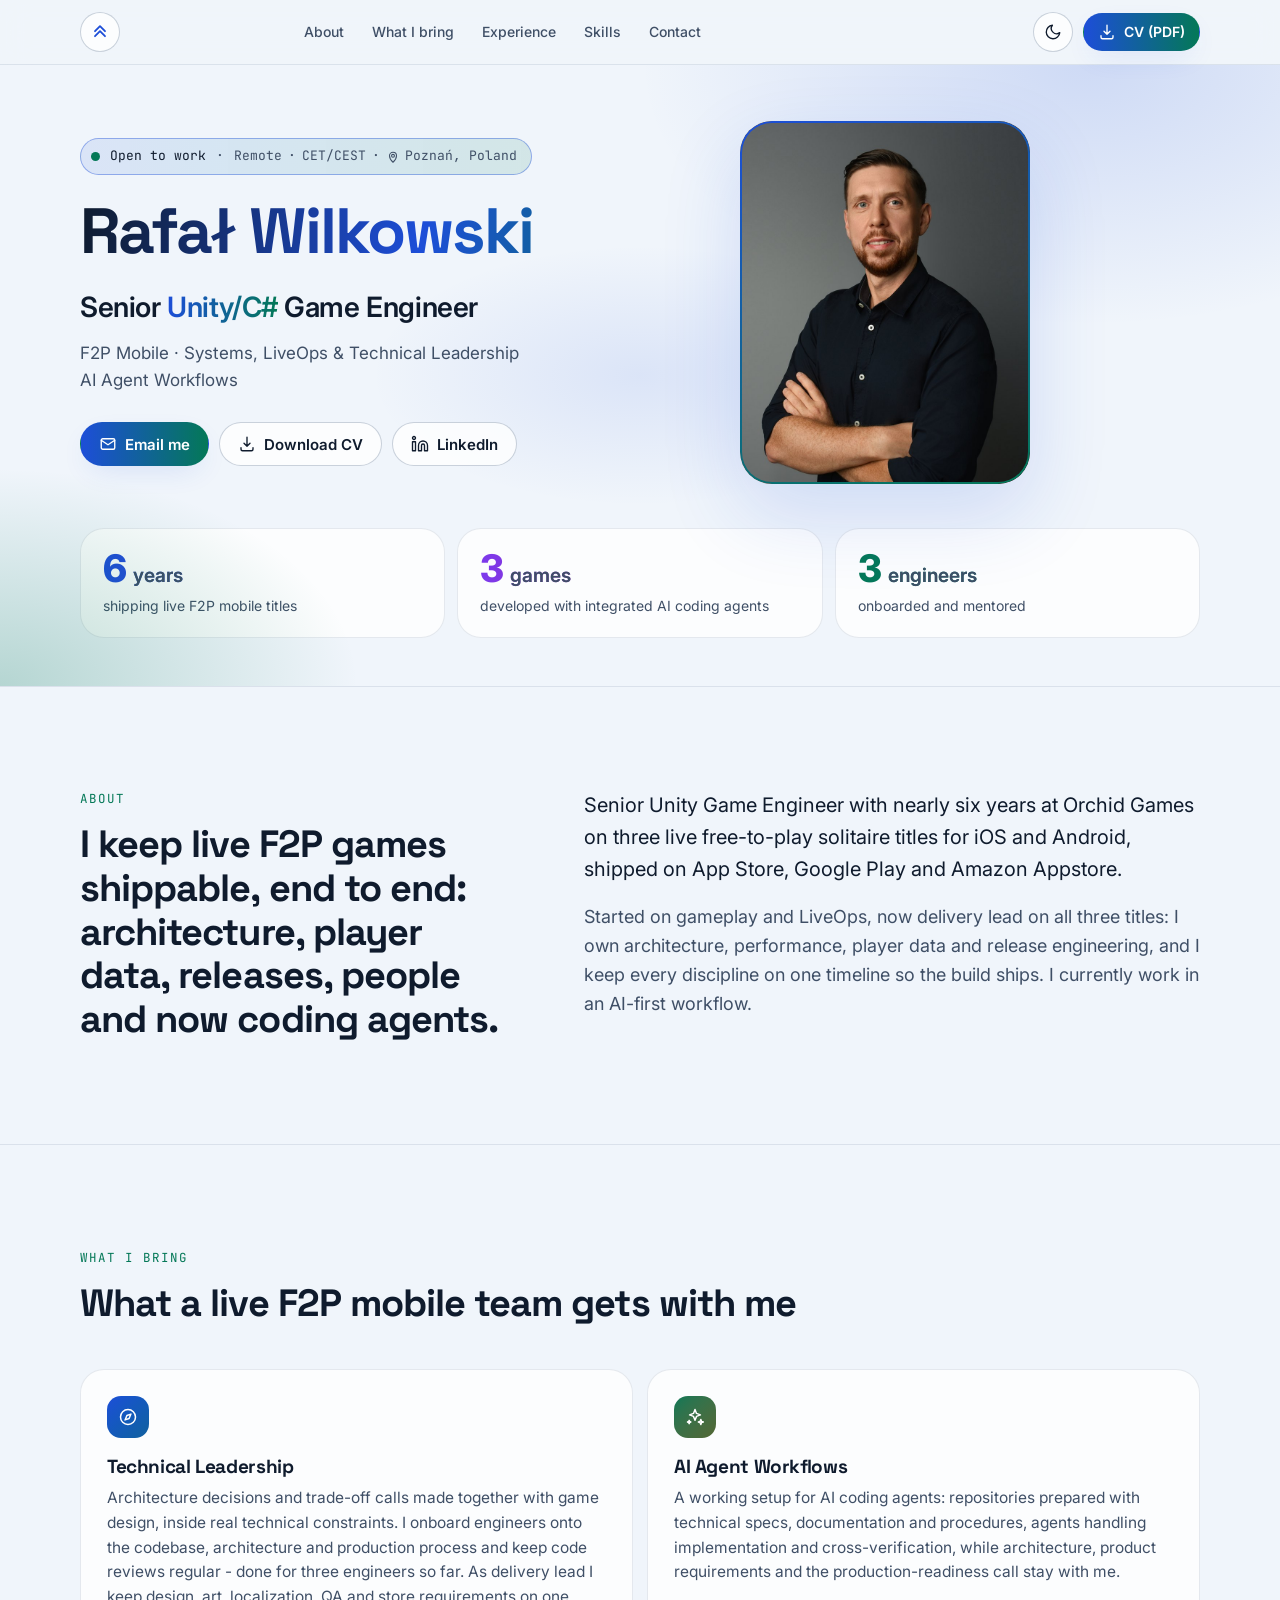
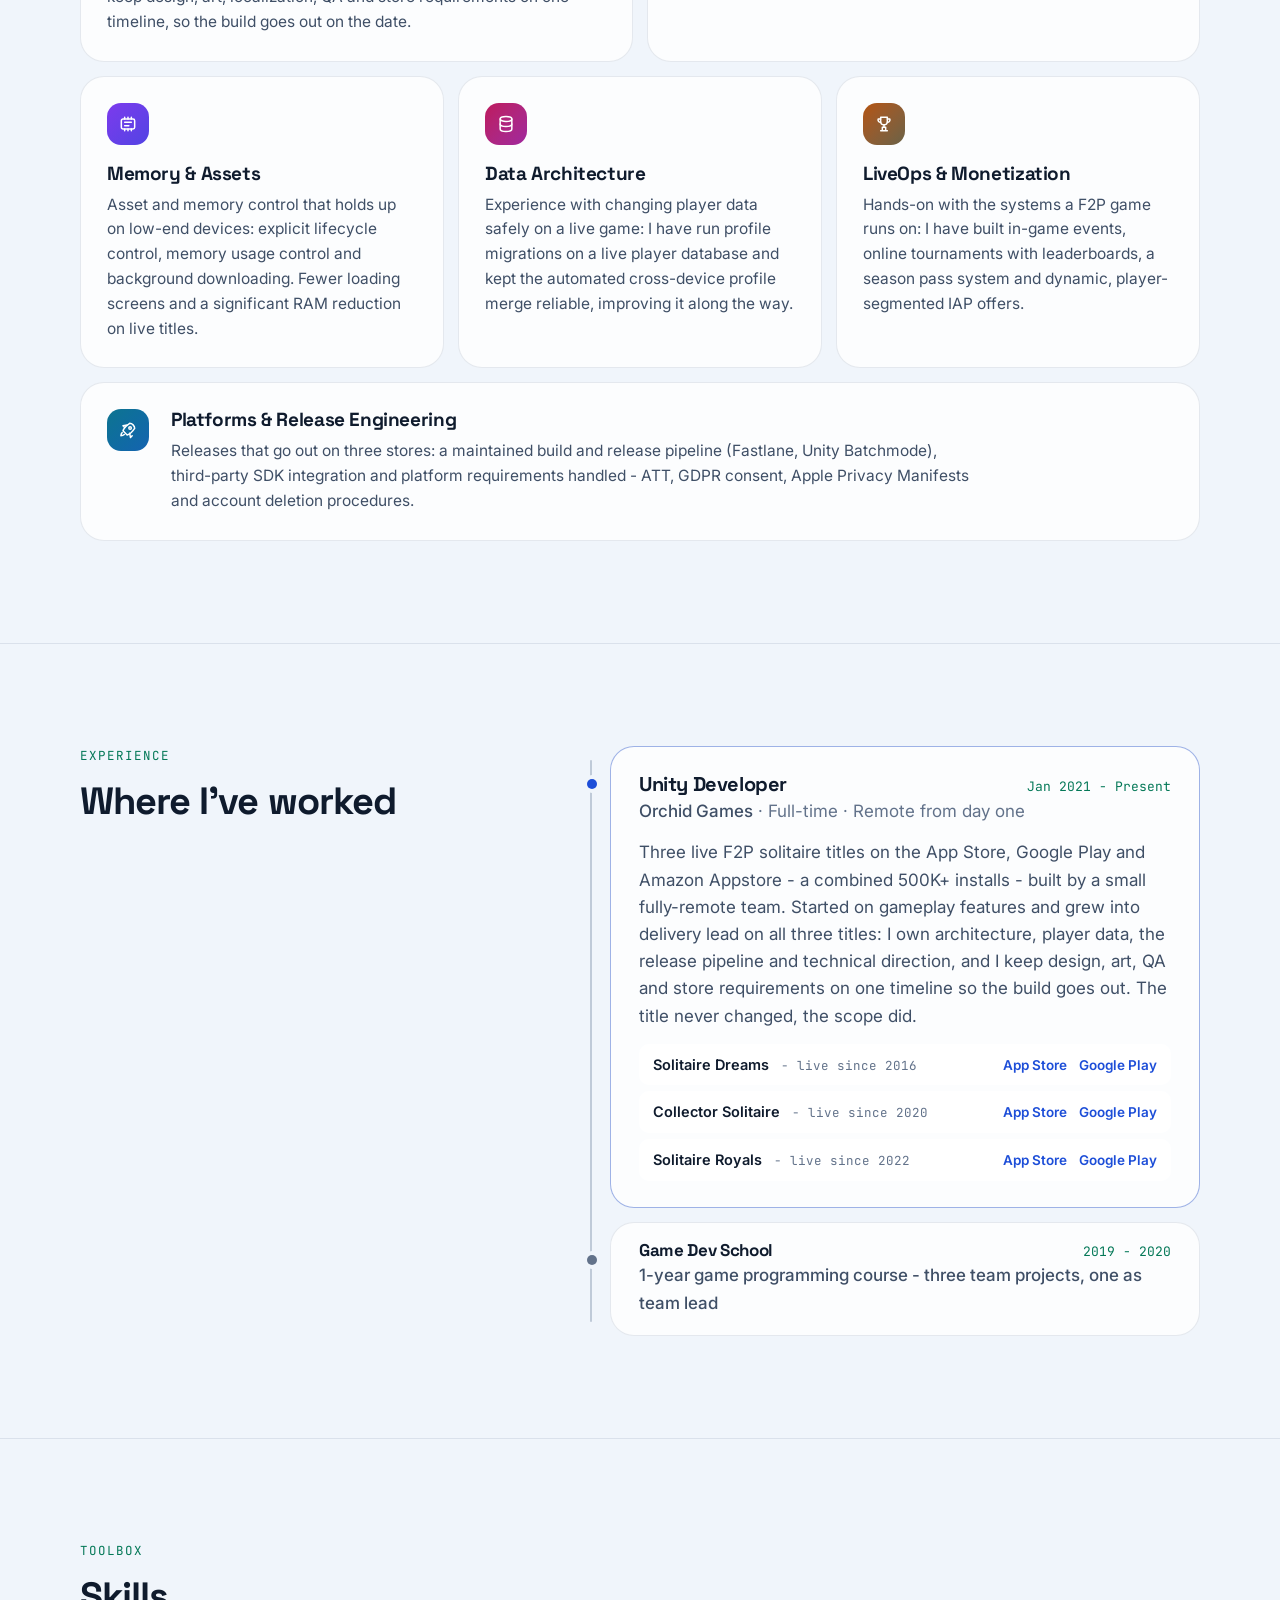
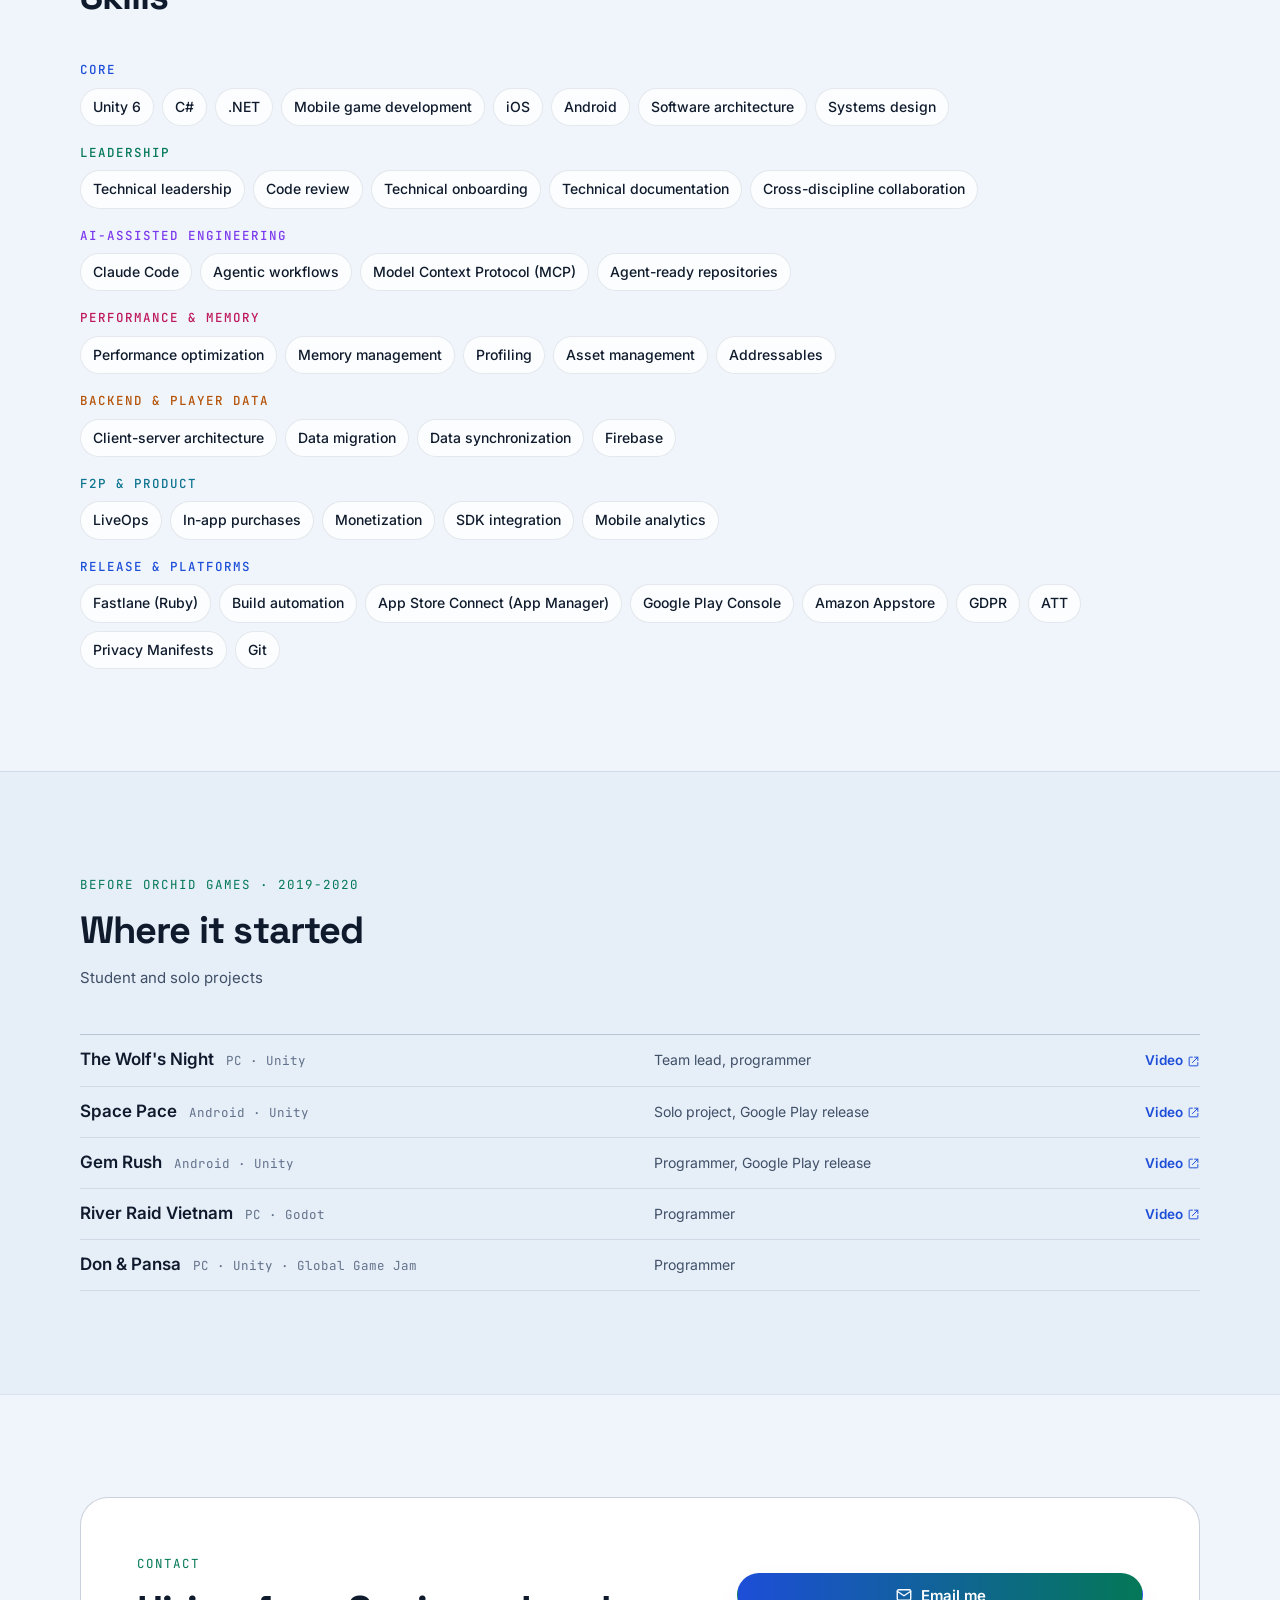
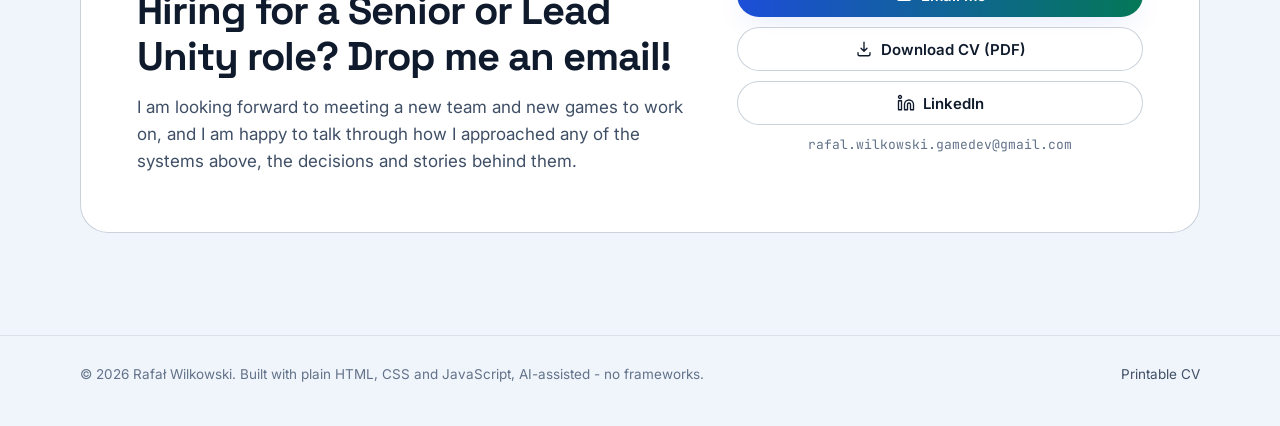
<file: index.html>
<!DOCTYPE html>
<html lang="en" data-theme="dark">
<head>
  <meta charset="utf-8">
  <meta name="viewport" content="width=device-width, initial-scale=1">
  <title>Rafał Wilkowski - Senior Unity/C# Game Engineer</title>
  <meta name="description" content="Senior Unity/C# Game Engineer, F2P mobile: systems, LiveOps, technical leadership and AI agent workflows. Open to remote Senior / Lead roles.">
  <meta name="author" content="Rafał Wilkowski">
  <meta name="color-scheme" content="dark light">
  <meta name="theme-color" content="#050b14">

  <meta property="og:type" content="profile">
  <meta property="og:title" content="Rafał Wilkowski - Senior Unity/C# Game Engineer">
  <meta property="og:description" content="F2P Mobile · Systems, LiveOps & Technical Leadership · AI Agent Workflows. Open to work, remote.">
  <meta property="og:image" content="https://rafalwilkowski.github.io/assets/images/og.jpg">
  <meta property="og:image:width" content="1200">
  <meta property="og:image:height" content="630">
  <meta property="og:url" content="https://rafalwilkowski.github.io/">
  <meta name="twitter:card" content="summary_large_image">
  <link rel="canonical" href="https://rafalwilkowski.github.io/">

  <link rel="icon" href="favicon.svg" type="image/svg+xml">
  <link rel="alternate icon" href="favicon.ico">

  <link rel="preconnect" href="https://fonts.googleapis.com">
  <link rel="preconnect" href="https://fonts.gstatic.com" crossorigin>
  <link href="https://fonts.googleapis.com/css2?family=Inter:wght@400;500;600;700;800&family=JetBrains+Mono:wght@400;500&family=Space+Grotesk:wght@700&display=swap" rel="stylesheet">

  <link rel="stylesheet" href="assets/css/site.css">

  <script>
    // Apply saved theme before first paint to avoid a flash.
    (function () {
      try {
        var q = /[?&]theme=(dark|light)/.exec(location.search);
        var t = q ? q[1] : localStorage.getItem('theme');
        if (!t) t = window.matchMedia('(prefers-color-scheme: light)').matches ? 'light' : 'dark';
        document.documentElement.setAttribute('data-theme', t);
      } catch (e) {}
    })();
  </script>
</head>
<body>
  <a class="skip-link" href="#main">Skip to content</a>

  <header class="nav" id="top">
    <div class="wrap nav__inner">
      <a class="nav__brand" href="#" id="back-to-top" aria-label="Back to top" title="Back to top">
        <svg viewBox="0 0 24 24" aria-hidden="true"><path d="m6 17 6-6 6 6"/><path d="m6 11 6-6 6 6"/></svg>
      </a>
      <nav class="nav__links" aria-label="Sections">
        <a href="#about">About</a>
        <a href="#focus">What I bring</a>
        <a href="#experience">Experience</a>
        <a href="#skills">Skills</a>
        <a href="#contact">Contact</a>
      </nav>
      <div class="nav__actions">
        <button class="icon-btn" id="theme-toggle" type="button" aria-label="Toggle colour theme" title="Toggle theme">
          <svg class="i-sun" viewBox="0 0 24 24" aria-hidden="true"><circle cx="12" cy="12" r="4"/><path d="M12 2v2m0 16v2M4.9 4.9l1.4 1.4m11.4 11.4 1.4 1.4M2 12h2m16 0h2M4.9 19.1l1.4-1.4m11.4-11.4 1.4-1.4"/></svg>
          <svg class="i-moon" viewBox="0 0 24 24" aria-hidden="true"><path d="M21 12.8A9 9 0 1 1 11.2 3a7 7 0 0 0 9.8 9.8Z"/></svg>
        </button>
        <a class="btn btn--primary btn--sm" id="nav-cv" href="Rafal_Wilkowski_CV.pdf" download>
          <svg viewBox="0 0 24 24" aria-hidden="true"><path d="M12 3v12m0 0 4-4m-4 4-4-4M4 17v2a2 2 0 0 0 2 2h12a2 2 0 0 0 2-2v-2"/></svg>
          <span>CV (PDF)</span>
        </a>
      </div>
    </div>
  </header>

  <main id="main">

    <!-- HERO -->
    <section class="hero" aria-labelledby="hero-name">
      <div class="hero__bg" aria-hidden="true"></div>
      <div class="wrap hero__grid">
        <div class="hero__text">
          <div class="status" id="status" hidden>
            <span class="status__dot" aria-hidden="true"></span>
            <span class="status__label"></span>
            <span class="status__sep" aria-hidden="true">·</span>
            <span class="status__mode"></span>
          </div>
          <h1 class="hero__name" id="hero-name"></h1>
          <p class="hero__headline" id="hero-headline"></p>
          <p class="hero__tagline" id="hero-tagline"></p>
          <div class="hero__cta" id="hero-cta"></div>
        </div>
        <div class="hero__photo">
          <div class="hero__photo-frame">
            <img src="assets/images/rafal-portrait.jpg" width="800" height="1000" alt="Portrait of Rafał Wilkowski" fetchpriority="high">
          </div>
        </div>
      </div>
      <div class="wrap">
        <ul class="stats" id="stats" aria-label="Key facts"></ul>
      </div>
    </section>

    <!-- ABOUT -->
    <section class="section" id="about" aria-labelledby="about-h">
      <div class="wrap section__grid">
        <div class="section__head">
          <p class="eyebrow">About</p>
          <h2 id="about-h">I keep live F2P games shippable, end to end: architecture, player data, releases, people and now coding agents.</h2>
        </div>
        <div class="section__body prose" id="about-body"></div>
      </div>
    </section>

    <!-- FOCUS / HIGHLIGHTS -->
    <section class="section" id="focus" aria-labelledby="focus-h">
      <div class="wrap">
        <div class="section__head section__head--wide">
          <p class="eyebrow">What I bring</p>
          <h2 id="focus-h">What a live F2P mobile team gets with me</h2>
        </div>
        <div class="bento" id="highlights"></div>
      </div>
    </section>

    <!-- EXPERIENCE -->
    <section class="section" id="experience" aria-labelledby="exp-h">
      <div class="wrap section__grid">
        <div class="section__head">
          <p class="eyebrow">Experience</p>
          <h2 id="exp-h">Where I've worked</h2>
        </div>
        <ol class="timeline section__body" id="experience-list"></ol>
      </div>
    </section>

    <!-- SKILLS -->
    <section class="section" id="skills" aria-labelledby="skills-h">
      <div class="wrap">
        <div class="section__head section__head--wide">
          <p class="eyebrow">Toolbox</p>
          <h2 id="skills-h">Skills</h2>
        </div>
        <div class="skills" id="skills-list"></div>
      </div>
    </section>

    <!-- EARLIER PROJECTS -->
    <section class="section section--muted" id="projects" aria-labelledby="proj-h">
      <div class="wrap">
        <div class="section__head section__head--wide">
          <p class="eyebrow">Before Orchid Games · 2019-2020</p>
          <h2 id="proj-h">Where it started</h2>
          <p class="section__note">Student and solo projects</p>
        </div>
        <ul class="archive" id="projects-list"></ul>
      </div>
    </section>

    <!-- CONTACT -->
    <section class="section" id="contact" aria-labelledby="contact-h">
      <div class="wrap">
        <div class="contact-card">
          <div>
            <p class="eyebrow">Contact</p>
            <h2 id="contact-h">Hiring for a Senior or Lead Unity role? Drop me an email!</h2>
            <p class="contact-card__text" id="contact-text"></p>
          </div>
          <div class="contact-card__actions" id="contact-actions"></div>
        </div>
      </div>
    </section>

  </main>

  <footer class="footer">
    <div class="wrap footer__inner">
      <p>© <span id="year"></span> Rafał Wilkowski. Built with plain HTML, CSS and JavaScript, AI-assisted - no frameworks.</p>
      <p><a href="cv.html">Printable CV</a></p>
    </div>
  </footer>

  <noscript><p class="noscript">This page renders its content with JavaScript. The <a href="Rafal_Wilkowski_CV.pdf">CV as PDF</a> works without it.</p></noscript>

  <script src="assets/js/dom.js"></script>
  <script src="assets/js/cv-data.js"></script>
  <script src="assets/js/site.js"></script>
</body>
</html>
</file>
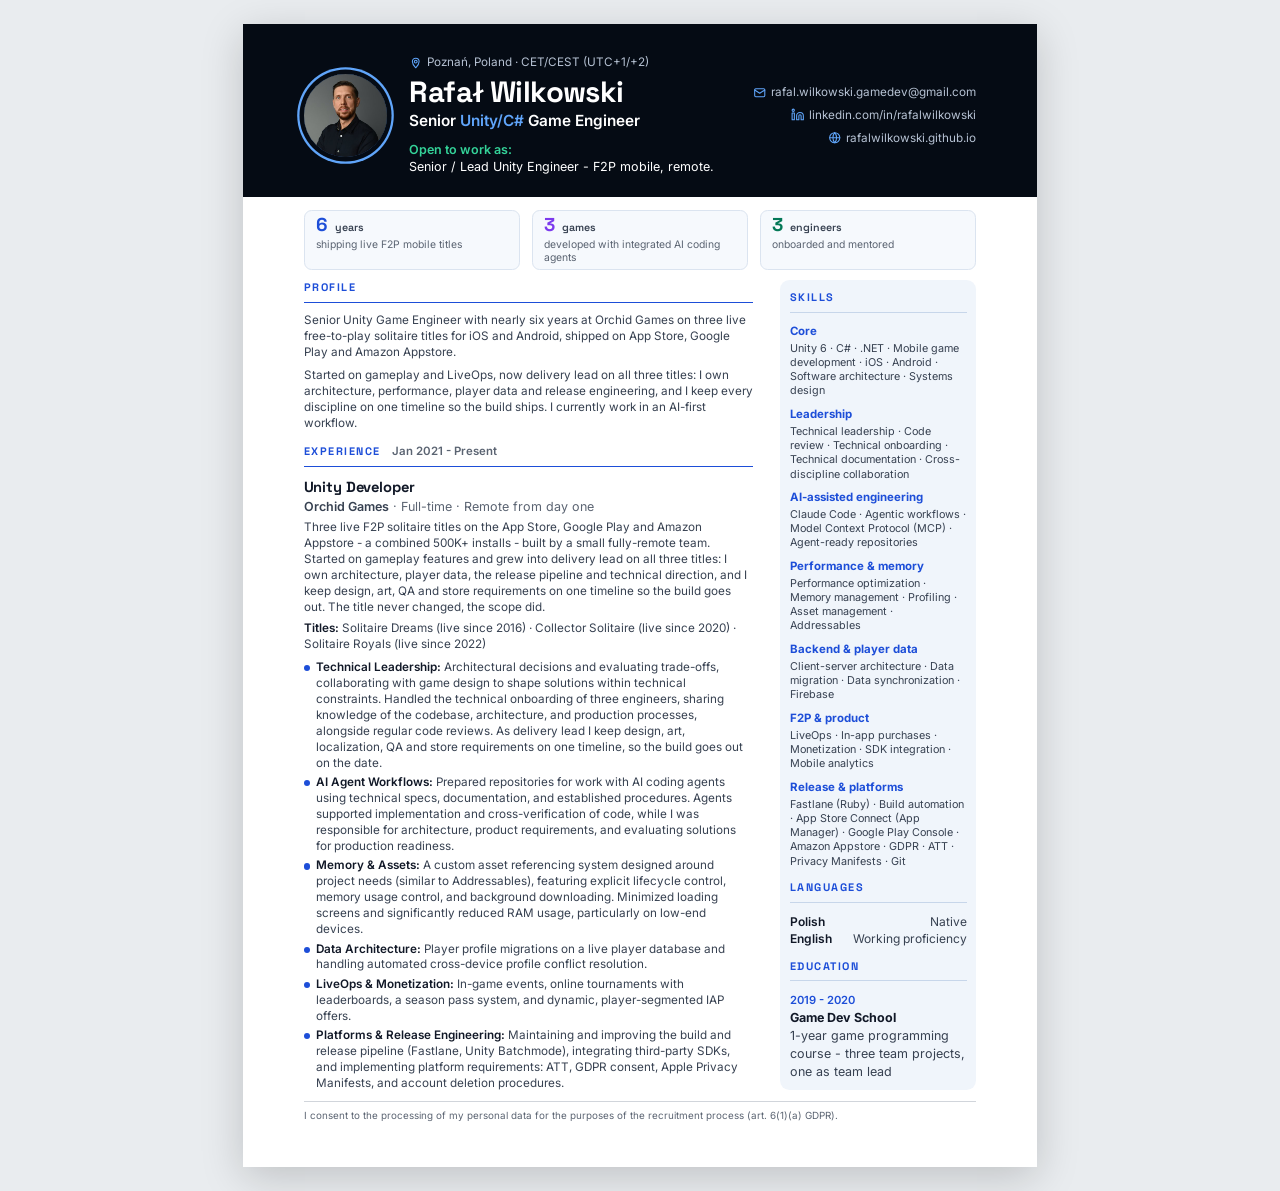
<file: cv.html>
<!DOCTYPE html>
<html lang="en">
<head>
  <meta charset="utf-8">
  <meta name="viewport" content="width=device-width, initial-scale=1">
  <title>Rafał Wilkowski — CV</title>
  <meta name="author" content="Rafał Wilkowski">
  <meta name="description" content="CV of Rafał Wilkowski, Senior Unity / C# Game Engineer (F2P mobile). Printable A4 version.">
  <meta name="robots" content="noindex">
  <link rel="icon" href="favicon.svg" type="image/svg+xml">
  <link rel="preconnect" href="https://fonts.googleapis.com">
  <link rel="preconnect" href="https://fonts.gstatic.com" crossorigin>
  <link href="https://fonts.googleapis.com/css2?family=Inter:wght@400;500;600;700;800&family=Space+Grotesk:wght@700&display=swap" rel="stylesheet">
  <link rel="stylesheet" href="assets/css/cv.css">
</head>
<body>

  <main class="page" id="cv">

    <header class="cv-head">
      <img class="cv-head__photo" id="cv-photo" src="assets/images/rafal-avatar-320.jpg" width="320" height="320" alt="" hidden>
      <div class="cv-head__text">
        <p class="cv-head__meta" id="cv-meta"></p>
        <h1 id="cv-name"></h1>
        <p class="cv-head__headline" id="cv-headline"></p>
        <p class="cv-head__looking" id="cv-looking" hidden></p>
      </div>
      <ul class="cv-head__contact" id="cv-contact" aria-label="Contact"></ul>
    </header>

    <ul class="cv-stats" id="cv-stats" aria-label="Key facts"></ul>

    <div class="cv-body">
      <div class="cv-main">
        <section class="cv-section">
          <h2>Profile</h2>
          <div class="cv-prose" id="cv-summary"></div>
        </section>

        <section class="cv-section">
          <h2>Experience <span class="cv-section__when" id="cv-experience-when"></span></h2>
          <div id="cv-experience"></div>
        </section>

      </div>

      <aside class="cv-side">
        <section class="cv-section">
          <h2>Skills</h2>
          <div id="cv-skills"></div>
        </section>

        <section class="cv-section">
          <h2>Languages</h2>
          <ul class="cv-langs" id="cv-languages"></ul>
        </section>


        <section class="cv-section" id="cv-education-section" hidden>
          <h2>Education</h2>
          <div id="cv-education"></div>
        </section>
      </aside>
    </div>

    <footer class="cv-foot">
      <p id="cv-gdpr"></p>
    </footer>
  </main>

  <script src="assets/js/dom.js"></script>
  <script src="assets/js/cv-data.js"></script>
  <script src="assets/js/cv.js"></script>
</body>
</html>
</file>
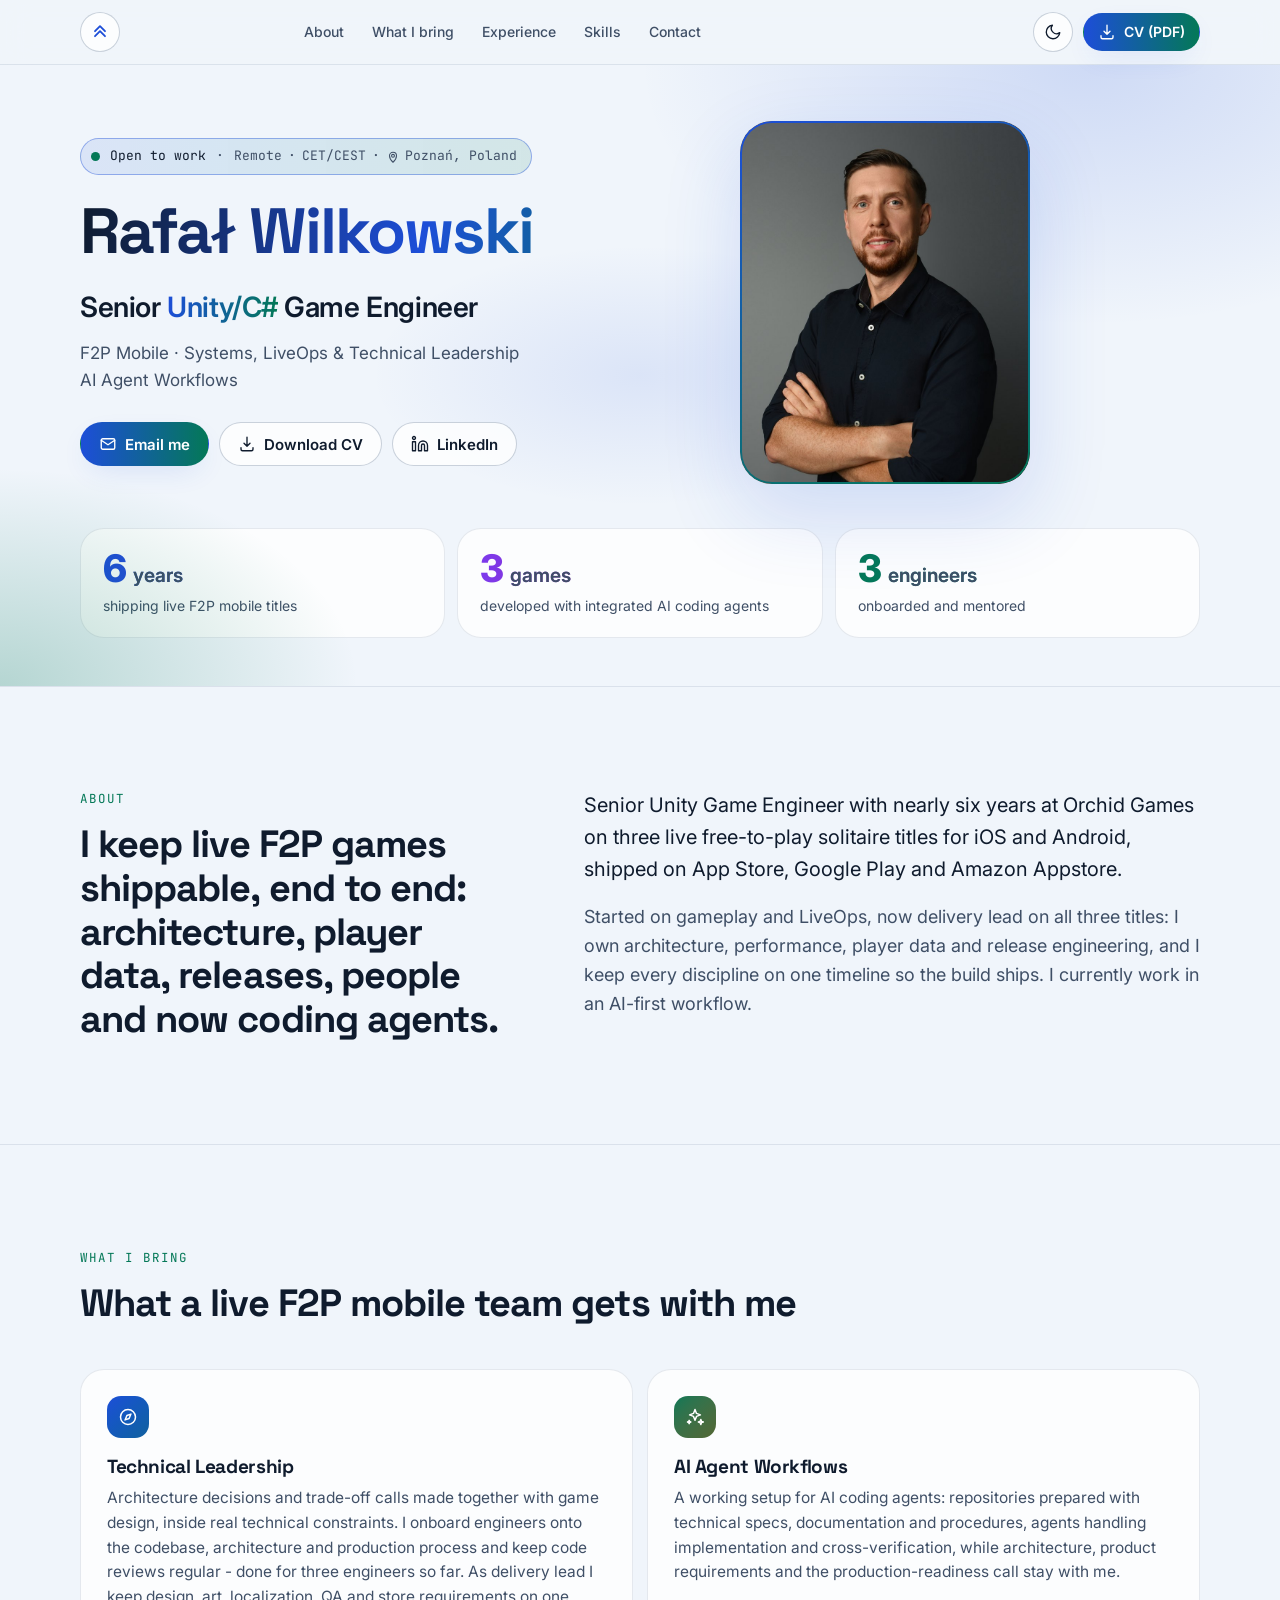
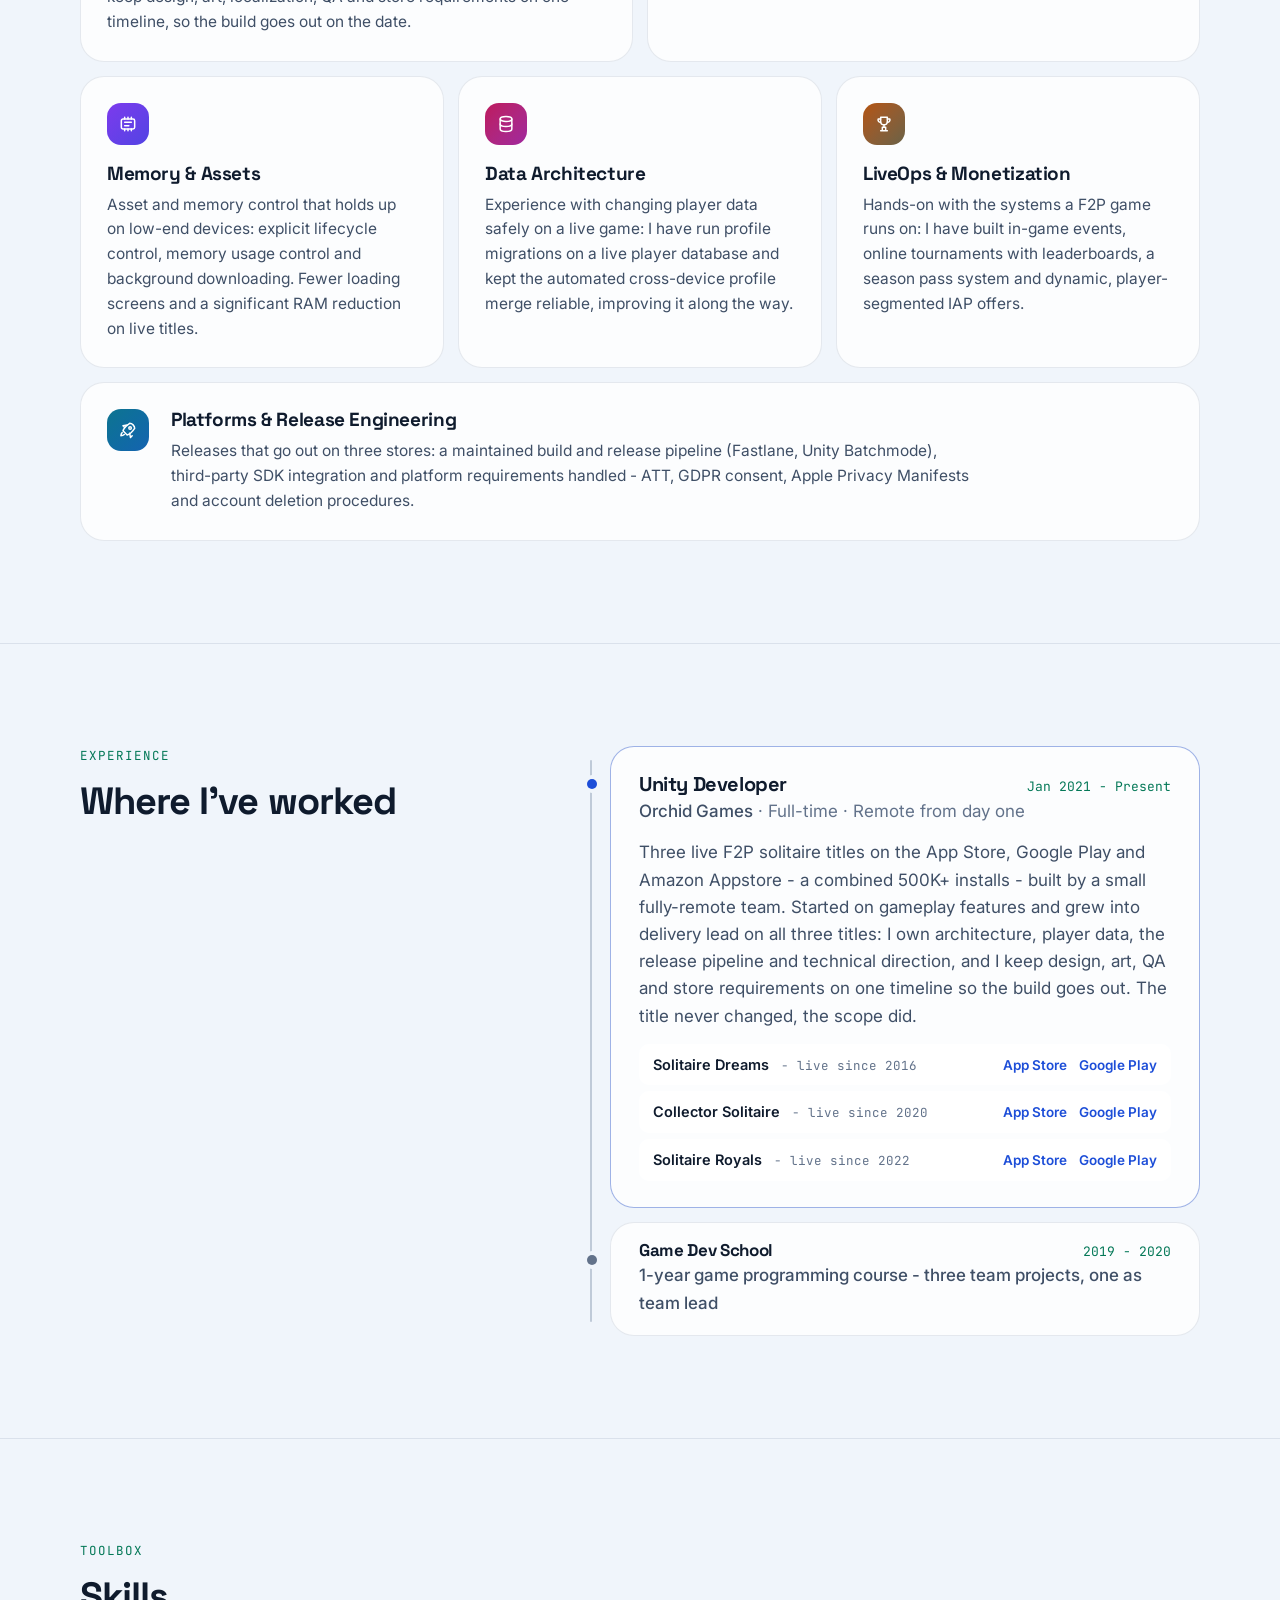
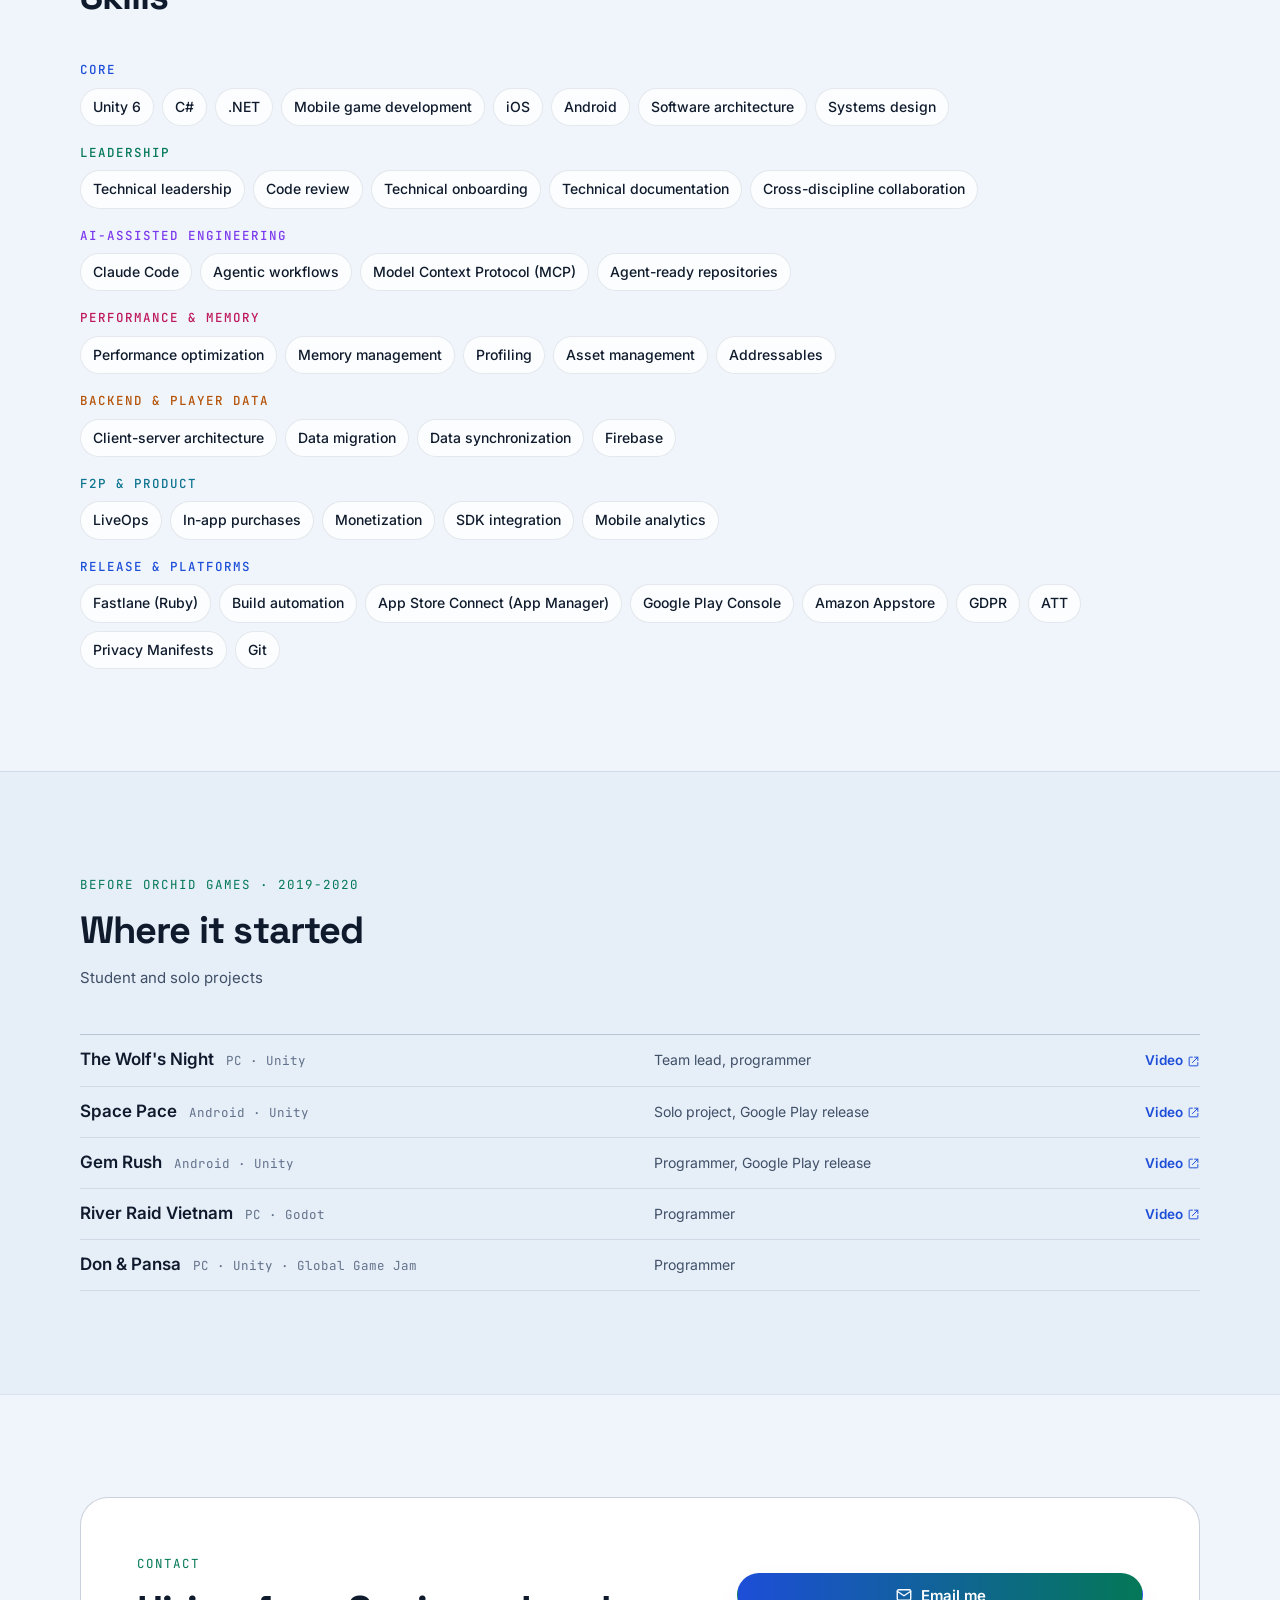
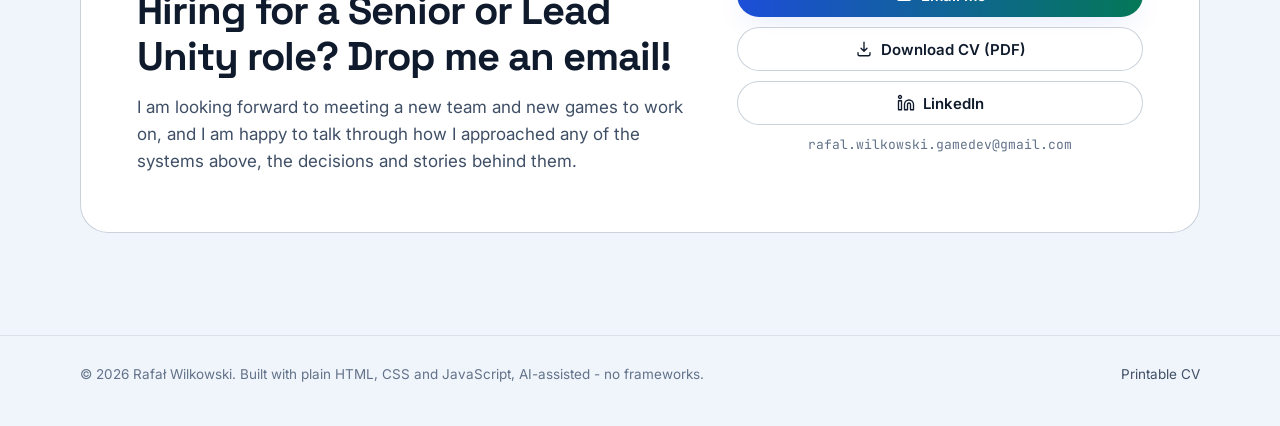
<file: index_en.html>
<!DOCTYPE html>
<html lang="en">
<head>
  <meta charset="utf-8">
  <title>Redirecting…</title>
  <meta http-equiv="refresh" content="0; url=index.html">
  <link rel="canonical" href="https://rafalwilkowski.github.io/">
  <script>location.replace('index.html');</script>
</head>
<body><p>The portfolio moved to <a href="index.html">index.html</a>.</p></body>
</html>
</file>
<file: assets/css/site.css>
/* ------------------------------------------------------------------
   Rafał Wilkowski — portfolio
   Plain CSS, no framework. Tokens first, then layout, then components.
   ------------------------------------------------------------------ */

:root {
  --font-sans: "Inter", system-ui, -apple-system, "Segoe UI", Roboto, sans-serif;
  --font-mono: "JetBrains Mono", ui-monospace, SFMono-Regular, Menlo, monospace;
  --font-display: "Space Grotesk", var(--font-sans);
  --display-weight: 700;
  --display-tracking: -0.03em;
  --border-w: 1px;
  --card-shadow: inset 0 1px 0 rgba(255, 255, 255, 0.05);

  --bg: #050b14;
  --bg-2: #08101c;
  --surface: rgba(255, 255, 255, 0.04);
  --surface-2: rgba(255, 255, 255, 0.07);
  --border: rgba(255, 255, 255, 0.09);
  --border-strong: rgba(255, 255, 255, 0.2);
  --text: #f1eefc;
  --text-2: #b3acc9;
  --text-3: #8f87a8;
  --focus: var(--accent);
  --accent: #60a5fa;
  --accent-2: #34d399;
  --accent-ink: #120820;
  --accent-soft: rgba(96, 165, 250, 0.14);
  --glow: rgba(96, 165, 250, 0.28);
  --shadow: 0 30px 80px rgba(96, 165, 250, 0.22);

  /* hue palette for bento icons, stat values and skill-group headings */
  --h1: #60a5fa; --h2: #34d399; --h3: #c084fc; --h4: #f472b6; --h5: #fbbf24; --h6: #22d3ee;

  --radius: 24px;
  --wrap: 1120px;
  --gutter: clamp(16px, 4vw, 40px);

  --ease: cubic-bezier(0.2, 0.7, 0.2, 1);
}

:root[data-theme="light"] {
  --bg: #f0f5fb;
  --bg-2: #e6eef8;
  --surface: rgba(255, 255, 255, 0.78);
  --surface-2: rgba(255, 255, 255, 0.95);
  --border: rgba(20, 50, 90, 0.1);
  --border-strong: rgba(20, 50, 90, 0.22);
  --text: #0f1b2d;
  --text-2: #3f4f66;
  --text-3: #62728a;
  --accent: #1d4ed8;
  --accent-2: #047857;
  --accent-ink: #ffffff;
  --accent-soft: rgba(29, 78, 216, 0.1);
  --glow: rgba(29, 78, 216, 0.16);
  --shadow: 0 30px 80px rgba(29, 78, 216, 0.16);
  --card-shadow: none;
  --h1: #1d4ed8; --h2: #047857; --h3: #7c3aed; --h4: #be185d; --h5: #b45309; --h6: #0e7490;
}

*, *::before, *::after { box-sizing: border-box; }

html { scroll-behavior: smooth; -webkit-text-size-adjust: 100%; }
@media (prefers-reduced-motion: reduce) { html { scroll-behavior: auto; } }

body {
  margin: 0;
  font-family: var(--font-sans);
  font-size: 17px;
  line-height: 1.6;
  color: var(--text);
  background: var(--bg);
  -webkit-font-smoothing: antialiased;
  text-rendering: optimizeLegibility;
}

img { display: block; max-width: 100%; height: auto; }
a { color: inherit; text-decoration: none; }
a:hover { color: var(--accent); }
button { font: inherit; color: inherit; }
h1, h2, h3, h4 { margin: 0; font-family: var(--font-display); font-weight: 700; letter-spacing: -0.02em; line-height: 1.15; }
p { margin: 0; }
ul, ol { margin: 0; padding: 0; list-style: none; }
svg { width: 1.1em; height: 1.1em; fill: none; stroke: currentColor; stroke-width: 1.8; stroke-linecap: round; stroke-linejoin: round; flex: none; }

:focus-visible { outline: 2px solid var(--focus); outline-offset: 3px; border-radius: 4px; }
.sr-only { position: absolute; width: 1px; height: 1px; padding: 0; margin: -1px; overflow: hidden; clip: rect(0 0 0 0); white-space: nowrap; border: 0; }

.wrap { width: min(var(--wrap), 100% - 2 * var(--gutter)); margin-inline: auto; }

.skip-link {
  position: absolute; left: 16px; top: -60px; z-index: 100;
  padding: 10px 14px; background: var(--accent); color: var(--accent-ink);
  border-radius: 8px; font-weight: 600;
}
.skip-link:focus { top: 16px; }

.noscript { padding: 16px var(--gutter); text-align: center; color: var(--text-2); }

/* ---------- Buttons ---------- */
.btn {
  display: inline-flex; align-items: center; gap: 8px;
  padding: 12px 18px; border-radius: 999px;
  border: var(--border-w) solid var(--border-strong);
  background: var(--surface);
  font-weight: 600; font-size: 15px; line-height: 1;
  cursor: pointer; white-space: nowrap;
  transition: transform .2s var(--ease), background .2s, border-color .2s, color .2s;
}
.btn:hover { border-color: var(--accent); color: var(--text); }
@media (prefers-reduced-motion: no-preference) { .btn:hover { transform: translateY(-1px); } .icon-btn:hover { transform: translateY(-1px); } .card:hover { transform: translateY(-2px); } }
.btn--primary { background: var(--accent); color: var(--accent-ink); border-color: transparent; }
.btn--primary:hover { color: var(--accent-ink); filter: brightness(1.05); }
.btn--sm { padding: 9px 14px; font-size: 14px; }
.btn svg { width: 18px; height: 18px; }

.icon-btn {
  width: 40px; height: 40px; display: inline-grid; place-items: center;
  border-radius: 999px; border: var(--border-w) solid var(--border-strong); background: var(--surface);
  cursor: pointer; transition: border-color .2s, transform .2s var(--ease);
}
.icon-btn:hover { border-color: var(--accent); }
.icon-btn svg { width: 18px; height: 18px; }
:root[data-theme="dark"] .i-moon, :root[data-theme="light"] .i-sun { display: none; }

/* ---------- Nav ---------- */
.nav {
  position: sticky; top: 0; z-index: 50;
  background: color-mix(in srgb, var(--bg) 78%, transparent);
  -webkit-backdrop-filter: blur(14px); backdrop-filter: blur(14px);
  border-bottom: 1px solid var(--border);
}
.nav__inner { display: flex; align-items: center; gap: 24px; height: 64px; }
.nav__brand { display: inline-grid; place-items: center; width: 40px; height: 40px; border-radius: 999px; border: var(--border-w) solid var(--border-strong); background: var(--surface); color: var(--accent); transition: border-color .2s, transform .2s var(--ease); }
.nav__brand svg { width: 20px; height: 20px; stroke-width: 2.2; }
.nav__brand:hover { border-color: var(--accent); }
@media (prefers-reduced-motion: no-preference) { .nav__brand:hover { transform: translateY(-2px); } }
.nav__links { display: flex; gap: 4px; margin-inline: auto; }
.nav__links a {
  padding: 8px 12px; border-radius: 999px; font-size: 14px; font-weight: 500; color: var(--text-2);
  transition: color .2s, background .2s;
}
.nav__links a:hover, .nav__links a.is-active { color: var(--text); background: var(--surface-2); }
.nav__actions { display: flex; gap: 10px; align-items: center; margin-left: auto; }
@media (max-width: 860px) {
  .nav__inner { flex-wrap: wrap; height: auto; padding: 10px 0 0; row-gap: 6px; }
  .nav__links { order: 3; width: calc(100% + 2 * var(--gutter)); margin: 0 calc(-1 * var(--gutter)); padding: 0 var(--gutter) 8px; overflow-x: auto; scrollbar-width: none; -webkit-overflow-scrolling: touch; }
  .nav__links::-webkit-scrollbar { display: none; }
  .nav__links a { white-space: nowrap; }
}

/* ---------- Hero ---------- */
.hero { position: relative; padding: clamp(36px, 5vw, 56px) 0 clamp(28px, 4vw, 48px); overflow: hidden; }
.hero__bg {
  position: absolute; inset: 0; pointer-events: none;
  background:
    radial-gradient(60% 50% at 80% 10%, var(--glow), transparent 70%),
    radial-gradient(40% 40% at 10% 90%, color-mix(in srgb, var(--accent-2) 12%, transparent), transparent 70%);
}
.hero__bg::after {
  content: ""; position: absolute; inset: 0;
  background-image:
    linear-gradient(var(--border) 1px, transparent 1px),
    linear-gradient(90deg, var(--border) 1px, transparent 1px);
  background-size: 48px 48px;
  -webkit-mask-image: radial-gradient(70% 70% at 50% 30%, #000 30%, transparent 100%);
  mask-image: radial-gradient(70% 70% at 50% 30%, #000 30%, transparent 100%);
  opacity: .5;
}
.hero__grid {
  position: relative;
  display: grid; grid-template-columns: 1.15fr .85fr; gap: clamp(24px, 3vw, 40px); align-items: center;
}
.hero__text { max-width: 640px; }

.status {
  display: inline-flex; align-items: center; gap: 10px;
  padding: 7px 14px 7px 10px; border-radius: 999px;
  background: var(--accent-soft); border: 1px solid color-mix(in srgb, var(--accent) 40%, transparent);
  font-family: var(--font-mono); font-size: 13px; color: var(--text);
  margin-bottom: 24px;
}
.status__dot {
  width: 9px; height: 9px; border-radius: 50%; background: var(--accent);
  box-shadow: 0 0 0 0 var(--accent);
  animation: pulse 2s infinite;
}
.status__sep, .status__mode { color: var(--text-2); }
.status__mode { display: inline-flex; flex-wrap: wrap; align-items: center; gap: 4px 6px; }
.status__mode .nowrap { white-space: nowrap; display: inline-flex; align-items: center; gap: 5px; }
.status__mode svg { width: 14px; height: 14px; }
@media (max-width: 480px) { .status { flex-wrap: wrap; row-gap: 4px; border-radius: 16px; } .status__sep { display: none; } }
@keyframes pulse {
  0% { box-shadow: 0 0 0 0 color-mix(in srgb, var(--accent) 60%, transparent); }
  70% { box-shadow: 0 0 0 9px transparent; }
  100% { box-shadow: 0 0 0 0 transparent; }
}
@media (prefers-reduced-motion: reduce) { .status__dot { animation: none; } }

.hero__name { font-size: clamp(40px, 5.2vw, 64px); font-weight: var(--display-weight); letter-spacing: var(--display-tracking); line-height: 1; }
.hero__headline { margin-top: 18px; font-size: clamp(20px, 2.6vw, 28px); font-weight: 600; letter-spacing: -0.015em; }
.hero__headline .hl { color: var(--accent); }
.hero__tagline { margin-top: 10px; font-size: 17px; color: var(--text-2); max-width: 54ch; }
.hero__tagline .nowrap { white-space: nowrap; }
.hero__cta { display: flex; flex-wrap: wrap; gap: 10px; margin-top: 28px; }

.hero__photo { margin: 0; position: relative; justify-self: start; width: min(100%, 290px); }
.hero__photo-frame {
  position: relative; border-radius: 28px; overflow: hidden;
  box-shadow: var(--shadow);
  aspect-ratio: 4 / 5;
  background: var(--surface);
}
.hero__photo-frame::before {
  content: ""; position: absolute; inset: 0; border-radius: inherit; padding: 1px;
  background: linear-gradient(160deg, color-mix(in srgb, var(--accent) 70%, transparent), transparent 45%, color-mix(in srgb, var(--accent-2) 50%, transparent));
  -webkit-mask: linear-gradient(#000 0 0) content-box, linear-gradient(#000 0 0);
  mask: linear-gradient(#000 0 0) content-box, linear-gradient(#000 0 0);
  -webkit-mask-composite: xor; mask-composite: exclude;
  z-index: 1; pointer-events: none;
}
.hero__photo-frame img { width: 100%; height: 100%; object-fit: cover; }

.stats {
  display: grid; grid-template-columns: repeat(3, 1fr); gap: 12px;
  margin-top: clamp(28px, 4vw, 44px);
}
.stat {
  padding: 20px 22px; border-radius: var(--radius); background: var(--surface); border: var(--border-w) solid var(--border); box-shadow: var(--card-shadow);
}
.stat__value { font-size: clamp(28px, 3.4vw, 38px); font-weight: 800; letter-spacing: -0.03em; line-height: 1; }
.stat__value small { font-size: .5em; font-weight: 600; color: var(--text-2); margin-left: 2px; letter-spacing: 0; }
.stat__label { margin-top: 8px; font-size: 14px; color: var(--text-2); }

@media (max-width: 860px) {
  .hero__grid { grid-template-columns: 1fr; }
  .hero__photo { justify-self: start; width: 132px; order: -1; margin-bottom: 8px; }
  .hero__photo-frame { border-radius: 50%; aspect-ratio: 1; box-shadow: none; }
  .stats { grid-template-columns: 1fr; gap: 8px; }
  .stat { display: flex; align-items: baseline; gap: 12px; padding: 12px 16px; }
  .stat__value { font-size: 26px; white-space: nowrap; }
  .stat__label { margin-top: 0; font-size: 13.5px; }
}

/* ---------- Sections ---------- */
.section { padding: clamp(56px, 8vw, 112px) 0; border-top: 1px solid var(--border); }
.section--muted { background: var(--bg-2); }
.section__grid { display: grid; grid-template-columns: minmax(0, 5fr) minmax(0, 7fr); gap: clamp(28px, 5vw, 72px); align-items: start; }
.section__head { position: sticky; top: 88px; }
.section__head--wide { position: static; max-width: 720px; margin-bottom: clamp(28px, 4vw, 44px); }
.section__head h2 { font-size: clamp(26px, 3.2vw, 38px); letter-spacing: -0.025em; }
.section__note { margin-top: 14px; color: var(--text-2); font-size: 15px; max-width: 46ch; }
.eyebrow { font-family: var(--font-mono); font-size: 12.5px; letter-spacing: .08em; text-transform: uppercase; color: var(--accent); margin-bottom: 14px; }
@media (max-width: 860px) {
  .section__grid { grid-template-columns: 1fr; }
  .section__head { position: static; }
}

.prose p + p { margin-top: 1em; }
.prose { font-size: 18px; color: var(--text-2); }
.prose p:first-child { color: var(--text); font-size: 20px; }
.prose strong { color: var(--text); }

/* ---------- Bento (highlights) ---------- */
.bento { display: grid; grid-template-columns: repeat(6, 1fr); gap: 14px; }
.card {
  position: relative; padding: 26px; border-radius: var(--radius);
  background: var(--surface); border: var(--border-w) solid var(--border); box-shadow: var(--card-shadow);
  transition: border-color .25s, transform .25s var(--ease), background .25s;
  overflow: hidden;
}
.card::after {
  content: ""; position: absolute; inset: -40% auto auto -20%; width: 60%; height: 80%;
  background: radial-gradient(closest-side, var(--glow), transparent);
  opacity: 0; transition: opacity .3s; pointer-events: none;
}
.card:hover { border-color: var(--border-strong); }
.card:hover::after { opacity: 1; }
.bento .card { grid-column: span 2; }
.bento .card:nth-child(1), .bento .card:nth-child(2) { grid-column: span 3; }
.bento .card:nth-child(6) { grid-column: span 6; display: grid; grid-template-columns: auto 1fr; column-gap: 22px; align-items: start; }
.bento .card:nth-child(6) .card__icon { margin: 0; grid-row: 1 / 3; }
.bento .card:nth-child(6) p { grid-column: 2; max-width: 80ch; }
.card__icon {
  width: 42px; height: 42px; border-radius: 12px; display: grid; place-items: center;
  background: var(--accent-soft); color: var(--accent); margin-bottom: 18px;
}
.card__icon svg { width: 20px; height: 20px; }
.card h3 { font-size: 19px; margin-bottom: 8px; }
.card p { color: var(--text-2); font-size: 15.5px; }
@media (max-width: 960px) { .bento .card { grid-column: span 3; } .bento .card:nth-child(6) { grid-column: span 6; } }
@media (max-width: 620px) { .bento .card, .bento .card:nth-child(-n+2), .bento .card:nth-child(6) { grid-column: span 6; } .bento .card:nth-child(6) { display: block; } .bento .card:nth-child(6) .card__icon { margin-bottom: 18px; } }

/* ---------- Timeline ---------- */
.timeline { display: grid; gap: 14px; position: relative; padding-left: 26px; }
.timeline::before { content: ""; position: absolute; left: 6px; top: 14px; bottom: 14px; width: 2px; background: var(--border-strong); border-radius: 2px; }
.job { position: relative; }
.job::before { content: ""; position: absolute; left: -24px; top: 32px; width: 10px; height: 10px; border-radius: 50%; background: var(--text-3); box-shadow: 0 0 0 4px var(--bg); }
.job--current::before { background: var(--accent); }
@media (max-width: 480px) { .timeline { padding-left: 0; } .timeline::before, .job::before { display: none; } }
.job { padding: 26px 28px; border-radius: var(--radius); background: var(--surface); border: var(--border-w) solid var(--border); box-shadow: var(--card-shadow); }
.job__top { display: flex; flex-wrap: wrap; gap: 6px 16px; align-items: baseline; justify-content: space-between; }
.job__role { font-size: 20px; }
.job__company { color: var(--text-2); font-weight: 500; }
.job__company a:hover { color: var(--accent); }
.job__period { font-family: var(--font-mono); font-size: 13px; color: var(--accent); white-space: nowrap; }
.job__meta { font-weight: 400; color: var(--text-3); }
.job--edu { padding: 18px 28px; }
.job--edu .job__role { font-size: 17px; }
.job__intro { margin-top: 14px; color: var(--text-2); }
.products { margin-top: 14px; display: grid; gap: 6px; }
.product { display: flex; flex-wrap: wrap; align-items: baseline; gap: 4px 12px; padding: 9px 14px; border-radius: 10px; background: var(--surface-2); font-size: 14.5px; }
.product__name { font-weight: 600; }
.product__note { color: var(--text-3); font-family: var(--font-mono); font-size: 12.5px; }
.product__note::before { content: "-"; margin-right: 8px; color: var(--text-3); }
.product__links { margin-left: auto; display: inline-flex; gap: 12px; }
.product__links a { color: var(--accent); font-weight: 600; font-size: 13.5px; }
.job__bullets { margin-top: 16px; display: grid; gap: 10px; }
.job__bullets li { position: relative; padding-left: 20px; color: var(--text-2); font-size: 15.5px; }
.job__bullets li::before { content: ""; position: absolute; left: 0; top: .62em; width: 8px; height: 8px; border-radius: 2px; background: var(--accent); opacity: .8; }
.job--current { border-color: color-mix(in srgb, var(--accent) 35%, var(--border)); }

/* ---------- Skills: grouped tags under the heading ---------- */
.skills { display: grid; grid-template-columns: 1fr; gap: 20px; }
.skill-group h3 { font-family: var(--font-mono); font-size: 12.5px; letter-spacing: .08em; text-transform: uppercase; color: var(--text-3); font-weight: 500; margin-bottom: 10px; }
.chips { display: flex; flex-wrap: wrap; gap: 8px; }
.chip {
  padding: 7px 12px; border-radius: 999px; font-size: 14px; font-weight: 500;
  background: var(--surface); border: var(--border-w) solid var(--border);
  transition: border-color .2s, color .2s;
}
.chip:hover { border-color: var(--accent); }

/* ---------- Archive (earlier projects) ---------- */
.archive { display: grid; border-top: 1px solid var(--border-strong); }
.archive__row { display: grid; grid-template-columns: minmax(0, 1.2fr) minmax(0, 1fr) 64px; gap: 4px 20px; align-items: baseline; padding: 11px 0 12px; border-bottom: 1px solid var(--border); }
.archive__main { display: flex; flex-wrap: wrap; align-items: baseline; gap: 4px 12px; }
.archive__title { font-weight: 600; }
.archive__meta { font-family: var(--font-mono); font-size: 12.5px; color: var(--text-3); }
.archive__role { font-size: 14px; color: var(--text-2); }
.archive__links { display: flex; flex-wrap: wrap; gap: 4px 14px; justify-self: end; }
.archive__links a { font-size: 13.5px; font-weight: 600; color: var(--accent); display: inline-flex; align-items: center; gap: 4px; }
.archive__links a svg { width: 13px; height: 13px; }
@media (max-width: 760px) { .archive__row { grid-template-columns: 1fr; gap: 4px; } .archive__links { justify-self: start; } }

/* ---------- Contact ---------- */
.contact-card {
  display: grid; grid-template-columns: 1.4fr 1fr; gap: 32px; align-items: center;
  padding: clamp(28px, 5vw, 56px); border-radius: 28px;
  background:
    radial-gradient(70% 120% at 100% 0%, var(--glow), transparent 60%),
    var(--surface);
  border: var(--border-w) solid var(--border-strong);
}
:root[data-theme="light"] .contact-card { background: var(--surface-2); }
.contact-card h2 { font-size: clamp(26px, 3.4vw, 40px); letter-spacing: -0.025em; }
.contact-card__text { margin-top: 14px; color: var(--text-2); max-width: 52ch; }
.contact-card__actions { display: flex; flex-direction: column; gap: 10px; align-items: stretch; }
.contact-card__actions .btn { justify-content: center; }
.contact-card__email { font-family: var(--font-mono); font-size: 13px; color: var(--text-3); text-align: center; word-break: break-all; }
@media (max-width: 760px) { .contact-card { grid-template-columns: 1fr; } }

@media (pointer: coarse) { .btn--sm { padding: 12px 16px; } .nav__links a { padding: 10px 12px; } }

/* ---------- Footer ---------- */
.footer { border-top: 1px solid var(--border); padding: 28px 0 40px; font-size: 13.5px; color: var(--text-3); }
.footer__inner { display: flex; justify-content: space-between; flex-wrap: wrap; gap: 8px; }
.footer a { color: var(--text-2); }
.footer a:hover { color: var(--accent); }

/* ---------- Reveal on scroll ---------- */
.reveal { opacity: 0; transform: translateY(6px); transition: opacity .3s var(--ease), transform .3s var(--ease); }
.reveal.is-visible { opacity: 1; transform: none; }
@media (prefers-reduced-motion: reduce) { .reveal { opacity: 1; transform: none; transition: none; } }

/* ---------- Look: gradients, glass and glow on the base components ---------- */
.hero__bg {
  background:
    radial-gradient(50% 60% at 85% 0%, var(--glow), transparent 70%),
    radial-gradient(40% 50% at 0% 100%, color-mix(in srgb, var(--accent-2) 25%, transparent), transparent 70%),
    radial-gradient(30% 30% at 50% 50%, color-mix(in srgb, var(--accent) 10%, transparent), transparent 70%);
}
.hero__bg::after { display: none; }
.hero__name {
  background: linear-gradient(100deg, var(--text) 0%, var(--accent) 55%, var(--accent-2) 100%);
  -webkit-background-clip: text; background-clip: text; color: transparent;
  padding-bottom: .06em;
}
.hero__headline .hl { background: linear-gradient(90deg, var(--accent), var(--accent-2)); -webkit-background-clip: text; background-clip: text; color: transparent; }
.card:hover { box-shadow: 0 0 0 1px color-mix(in srgb, var(--accent) 50%, transparent), 0 20px 50px -20px var(--glow); }
.btn--primary { background: linear-gradient(90deg, var(--accent), var(--accent-2)); box-shadow: 0 10px 30px -10px var(--glow); }
.hero__photo-frame { border-radius: 32px; }
.hero__photo-frame::before { padding: 2px; background: linear-gradient(160deg, var(--accent), var(--accent-2)); }
.status { background: linear-gradient(90deg, var(--accent-soft), color-mix(in srgb, var(--accent-2) 12%, transparent)); }
.status__dot { background: var(--accent-2); }
.eyebrow { color: var(--accent-2); }
.job__bullets li::before { border-radius: 50%; background: var(--accent-2); }
.job__period { color: var(--accent-2); }
.nav { background: color-mix(in srgb, var(--bg) 60%, transparent); }

/* bento icons, stat values and skill headings cycle through --h1..--h6 */
.card__icon { border-radius: 14px; color: var(--accent-ink); }
.bento .card:nth-child(1) .card__icon { background: linear-gradient(135deg, var(--h1), color-mix(in srgb, var(--h1) 55%, var(--h2))); }
.bento .card:nth-child(2) .card__icon { background: linear-gradient(135deg, var(--h2), color-mix(in srgb, var(--h2) 55%, var(--h5))); }
.bento .card:nth-child(3) .card__icon { background: linear-gradient(135deg, var(--h3), color-mix(in srgb, var(--h3) 55%, var(--h1))); }
.bento .card:nth-child(4) .card__icon { background: linear-gradient(135deg, var(--h4), color-mix(in srgb, var(--h4) 55%, var(--h3))); }
.bento .card:nth-child(5) .card__icon { background: linear-gradient(135deg, var(--h5), color-mix(in srgb, var(--h5) 55%, var(--h6))); }
.bento .card:nth-child(6) .card__icon { background: linear-gradient(135deg, var(--h6), color-mix(in srgb, var(--h6) 55%, var(--h1))); }
.bento .card:nth-child(1):hover { box-shadow: 0 0 0 1px color-mix(in srgb, var(--h1) 50%, transparent), 0 20px 50px -20px var(--glow); }
.bento .card:nth-child(2):hover { box-shadow: 0 0 0 1px color-mix(in srgb, var(--h2) 50%, transparent), 0 20px 50px -20px var(--glow); }
.bento .card:nth-child(3):hover { box-shadow: 0 0 0 1px color-mix(in srgb, var(--h3) 50%, transparent), 0 20px 50px -20px var(--glow); }
.bento .card:nth-child(4):hover { box-shadow: 0 0 0 1px color-mix(in srgb, var(--h4) 50%, transparent), 0 20px 50px -20px var(--glow); }
.bento .card:nth-child(5):hover { box-shadow: 0 0 0 1px color-mix(in srgb, var(--h5) 50%, transparent), 0 20px 50px -20px var(--glow); }
.bento .card:nth-child(6):hover { box-shadow: 0 0 0 1px color-mix(in srgb, var(--h6) 50%, transparent), 0 20px 50px -20px var(--glow); }
.stat__value { -webkit-background-clip: text; background-clip: text; color: transparent; }
.stat:nth-child(1) .stat__value { background-image: linear-gradient(90deg, var(--h1), var(--h3)); }
.stat:nth-child(2) .stat__value { background-image: linear-gradient(90deg, var(--h3), var(--h4)); }
.stat:nth-child(3) .stat__value { background-image: linear-gradient(90deg, var(--accent-2), var(--h6)); }
.stat__value small { -webkit-text-fill-color: var(--text-2); }
.skill-group:nth-child(6n+1) h3 { color: var(--h1); }
.skill-group:nth-child(6n+2) h3 { color: var(--h2); }
.skill-group:nth-child(6n+3) h3 { color: var(--h3); }
.skill-group:nth-child(6n+4) h3 { color: var(--h4); }
.skill-group:nth-child(6n+5) h3 { color: var(--h5); }
.skill-group:nth-child(6n+6) h3 { color: var(--h6); }

/* ---------- Print (fallback: printing the portfolio itself) ---------- */
@media print {
  :root { --bg: #fff; --bg-2: #fff; --surface: #fff; --surface-2: #fff; --text: #111; --text-2: #333; --text-3: #555; --border: #ddd; --border-strong: #bbb; --accent: #15803d; --glow: transparent; --shadow: none; }
  .nav, .hero__bg, .skip-link, .footer, .icon-btn, .hero__cta, .section--muted { display: none !important; }
  .section { padding: 18px 0; break-inside: avoid; }
  .section__head { position: static; }
  .reveal { opacity: 1; transform: none; }
  a[href^="http"]::after { content: " (" attr(href) ")"; font-size: .8em; color: #555; }
}
</file>
<file: assets/css/cv.css>
/* ------------------------------------------------------------------
   Printable CV (A4). Navy header band, one blue accent, three key
   facts under the header, tinted sidebar, dates in a left gutter.
   Screen shows the same sheet on a grey backdrop.
   ------------------------------------------------------------------ */

:root {
  --ink: #111827;
  --ink-2: #374151;
  --ink-3: #5b6472;
  --rule: #d1d5db;
  --accent: #1d4ed8;
  --accent-2: #047857;
  --violet: #7c3aed;
  --mint: #34d399;
  --navy: #050b14;
  --navy-text: #b6c2d3;
  --sky: #60a5fa;
  --panel: #f0f5fb;
  --panel-rule: #c7d6ea;
  --font-sans: "Inter", system-ui, -apple-system, "Segoe UI", Roboto, sans-serif;
  --font-display: "Space Grotesk", var(--font-sans);
}

@page { size: A4; margin: 0; }

* { box-sizing: border-box; }
html, body { margin: 0; }
body {
  font-family: var(--font-sans);
  color: var(--ink);
  background: #e9ecef;
  font-size: 10pt;
  line-height: 1.42;
  -webkit-font-smoothing: antialiased;
  -webkit-print-color-adjust: exact; print-color-adjust: exact;
}
a { color: inherit; text-decoration: none; }
p, ul, h1, h2, h3 { margin: 0; }
ul { padding: 0; list-style: none; }

/* ---------- the sheet ---------- */
.page {
  width: 210mm; min-height: 297mm; margin: 24px auto;
  padding: 0 16mm 12mm;
  background: #fff;
  box-shadow: 0 10px 40px rgba(0, 0, 0, .18);
}
@media screen and (max-width: 820px) { .page { width: 100%; margin: 0; padding: 0 16px 20px; } }

/* ---------- header band ---------- */
.cv-head {
  display: flex; gap: 6mm; align-items: center;
  margin: 0 -16mm 3.5mm; padding: 8mm 16mm 5.5mm;
  background: var(--navy); color: #fff;
}
@media screen and (max-width: 820px) { .cv-head { margin: 0 -16px 16px; padding: 20px 16px 16px; } }
.cv-head__photo { width: 22mm; height: 22mm; border-radius: 50%; object-fit: cover; flex: none; box-shadow: 0 0 0 1.2mm var(--navy), 0 0 0 1.8mm var(--sky); }
.cv-head__text { flex: 1 1 auto; min-width: 0; }
.cv-head h1 { font-family: var(--font-display); font-size: 22pt; font-weight: 700; letter-spacing: -0.02em; line-height: 1.05; color: #fff; }
.cv-head__headline { margin-top: 2px; font-size: 11.5pt; font-weight: 600; color: #fff; }
.cv-head__headline .hl { color: var(--sky); }
.cv-head__looking { margin-top: 2.4mm; font-size: 9.4pt; color: #fff; }
.cv-head__looking b { display: block; font-weight: 600; color: var(--mint); }
.cv-head__meta { margin: 0 0 1.6mm; display: flex; align-items: center; gap: 1.2mm; font-size: 8.8pt; color: var(--navy-text); }
.cv-head__contact { flex: none; margin-left: auto; align-self: center; display: flex; flex-direction: column; align-items: flex-end; gap: 1.6mm; font-size: 8.8pt; color: var(--navy-text); }
.cv-head__contact li { display: inline-flex; align-items: center; gap: 1.4mm; white-space: nowrap; }
.cv-head__contact a:hover { color: #fff; }
.cv-head svg { width: 1.15em; height: 1.15em; fill: none; stroke: var(--sky); stroke-width: 1.9; stroke-linecap: round; stroke-linejoin: round; flex: none; }
@media screen and (max-width: 820px) {
  .cv-head { flex-wrap: wrap; }
  .cv-head__contact { flex-basis: 100%; margin-left: 0; align-items: flex-start; }
}

/* ---------- key facts ---------- */
.cv-stats { display: grid; grid-template-columns: repeat(3, 1fr); gap: 3mm; margin: 0 0 2.8mm; }
.cv-stat { padding: 1.3mm 3mm; border: 0.6pt solid #dbe4f0; border-radius: 2mm; background: #f6f9fd; }
.cv-stat__value { font-family: var(--font-display); font-weight: 700; font-size: 14pt; color: var(--accent); line-height: 1; }
.cv-stat__value small { font-size: 8pt; font-weight: 600; color: var(--ink-2); margin-left: 1mm; }
.cv-stat:nth-child(2) .cv-stat__value { color: var(--violet); }
.cv-stat:nth-child(3) .cv-stat__value { color: var(--accent-2); }
.cv-stat__label { font-size: 7.8pt; color: var(--ink-3); margin-top: .8mm; line-height: 1.25; }
@media screen and (max-width: 820px) { .cv-stats { grid-template-columns: 1fr; } }

/* ---------- body columns ---------- */
.cv-body { display: grid; grid-template-columns: 1fr 52mm; gap: 7mm; }
@media screen and (max-width: 820px) { .cv-body { grid-template-columns: 1fr; } }

.cv-section + .cv-section { margin-top: 3mm; }
.cv-section h2 {
  font-family: var(--font-display); font-size: 8.2pt; font-weight: 700; letter-spacing: .14em; text-transform: uppercase;
  color: var(--accent); padding-bottom: 1.6mm; margin-bottom: 2.8mm; border-bottom: 0.75pt solid var(--accent);
}
.cv-section h2 { display: flex; align-items: baseline; gap: 3mm; }
.cv-section__when { font-family: var(--font-sans); font-size: 8.6pt; font-weight: 600; letter-spacing: 0; text-transform: none; color: var(--ink-3); }
.cv-section__when:empty { display: none; }

.cv-prose p + p { margin-top: 1.8mm; }
.cv-prose { color: var(--ink-2); font-size: 8.8pt; line-height: 1.36; }

/* jobs: date gutter on the left */
.cv-job { display: grid; grid-template-columns: 24mm 1fr; gap: 0 4mm; break-inside: avoid; }
.cv-job--single { grid-template-columns: 1fr; }
.cv-job + .cv-job { margin-top: 4mm; }
.cv-job__when { font-size: 8.6pt; font-weight: 600; color: var(--accent); padding-top: 1.1pt; line-height: 1.35; }
.cv-job__role { font-family: var(--font-display); font-size: 11pt; font-weight: 700; letter-spacing: -0.01em; }
.cv-job__company { font-size: 9.4pt; font-weight: 600; color: var(--ink-2); }
.cv-job__company span { font-weight: 400; color: var(--ink-3); }
.cv-job__intro { margin-top: 1.2mm; color: var(--ink-2); font-size: 8.8pt; line-height: 1.36; }
.cv-job__products { margin-top: 1.4mm; font-size: 8.8pt; line-height: 1.36; color: var(--ink-2); }
.cv-job__products b { color: var(--ink); font-weight: 600; }
.cv-job__bullets { margin-top: 1.8mm; display: grid; gap: .9mm; }
.cv-job__bullets li { position: relative; padding-left: 3.4mm; color: var(--ink-2); font-size: 8.8pt; line-height: 1.36; }
.cv-job__bullets li::before { content: ""; position: absolute; left: 0; top: 1.35mm; width: 1.6mm; height: 1.6mm; border-radius: 50%; background: var(--accent); }
.cv-job__bullets li b { color: var(--ink); font-weight: 600; }
.cv-side .cv-job { grid-template-columns: 1fr; gap: 0; }
.cv-side .cv-job__when { font-size: 8.4pt; }
.cv-job--edu b { font-size: 9.4pt; color: var(--ink); }
.cv-job--edu .cv-job__company { font-weight: 400; }

/* sidebar panel */
.cv-side { background: var(--panel); padding: 2.6mm; border-radius: 2.5mm; align-self: start; }
.cv-side .cv-section h2 { border-bottom-color: var(--panel-rule); }
.cv-skill-group + .cv-skill-group { margin-top: 2mm; }
.cv-skill-group h3 { font-size: 8.6pt; font-weight: 700; color: var(--accent); margin-bottom: .6mm; break-after: avoid; }
.cv-skill-group p { font-size: 8.1pt; color: var(--ink-2); line-height: 1.32; }
.cv-skill-group { break-inside: avoid; }

.cv-langs li { font-size: 9pt; color: var(--ink-2); display: flex; justify-content: space-between; gap: 6px; }
.cv-langs b { color: var(--ink); font-weight: 600; }

.cv-foot { margin-top: 2.5mm; padding-top: 1.5mm; border-top: 0.5pt solid var(--rule); font-size: 7.4pt; color: var(--ink-3); }

/* ---------- print ---------- */
@media print {
  body { background: #fff; }
  .page { width: auto; min-height: 0; margin: 0; padding: 0 15mm 6mm; box-shadow: none; }
  .cv-head { margin: 0 -15mm 3.5mm; padding: 7mm 15mm 5mm; break-inside: avoid; }
  .cv-section h2 { break-after: avoid; }
}
</file>
